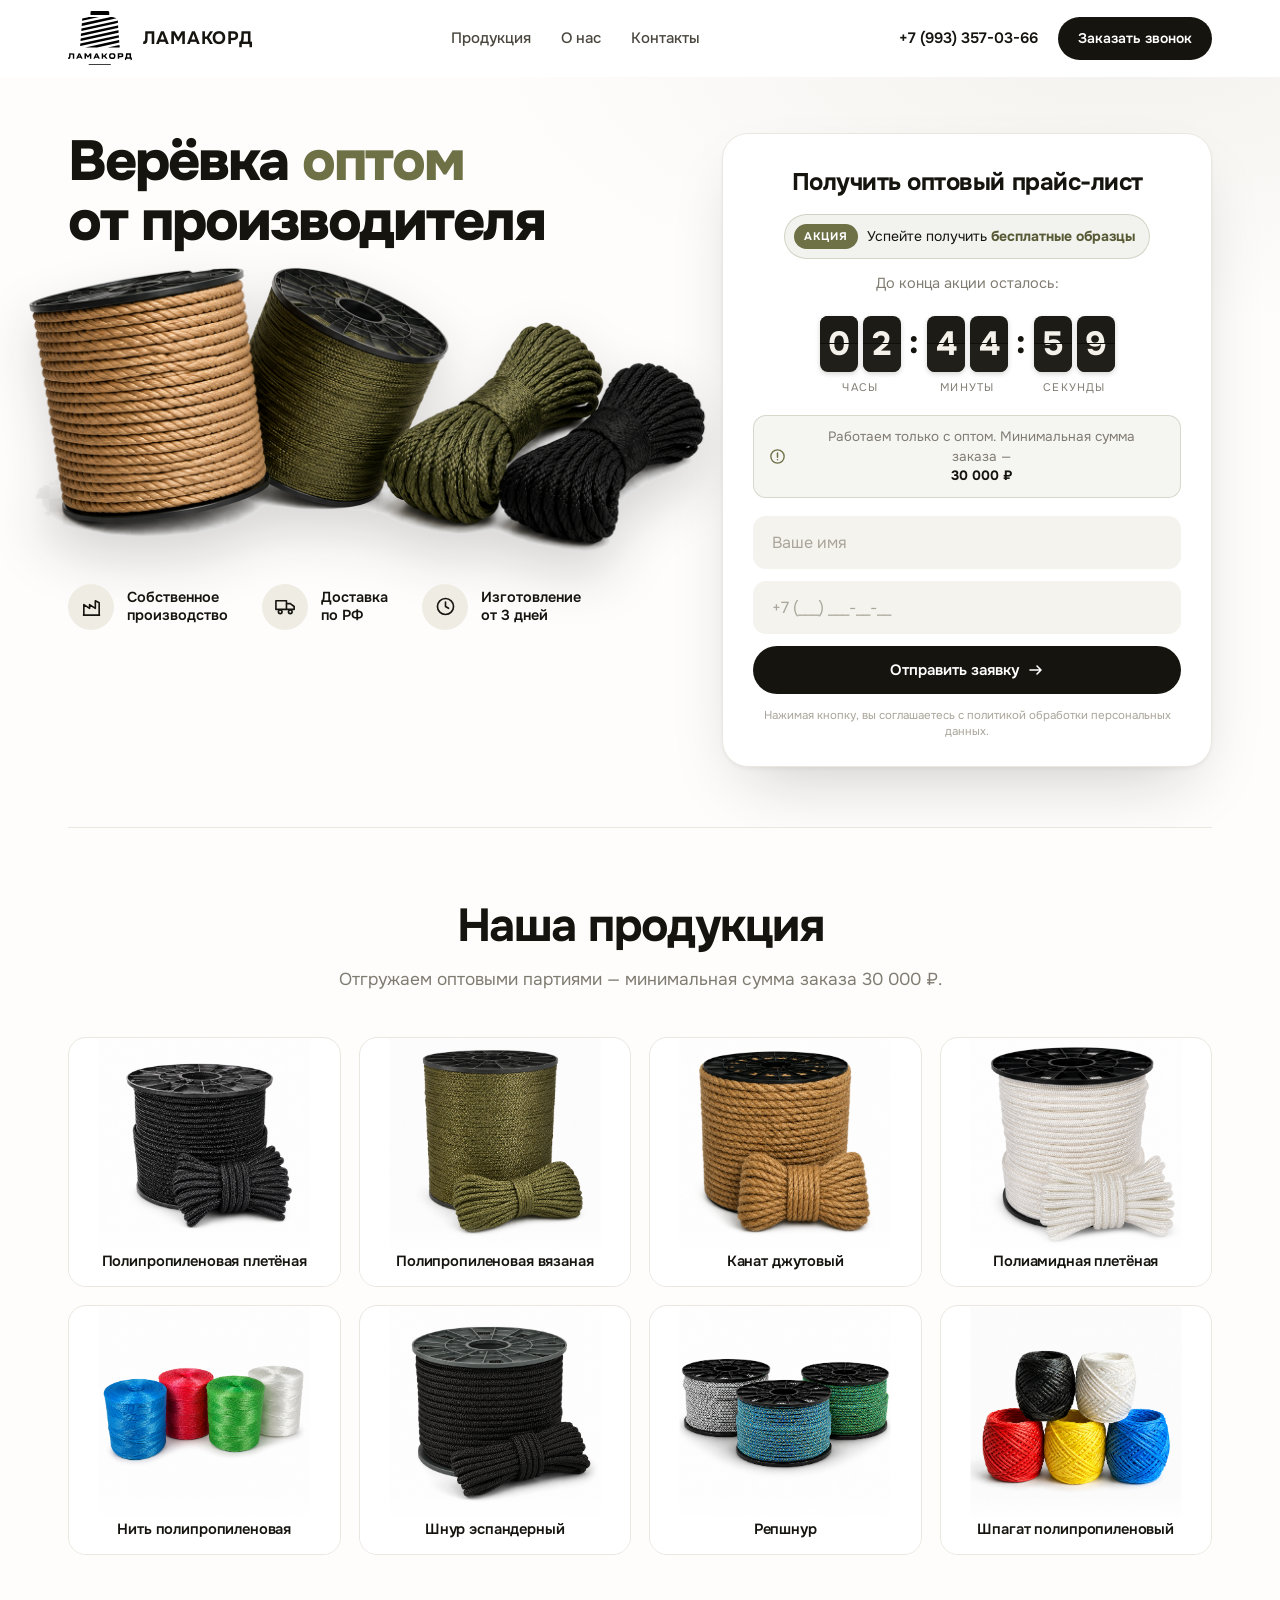
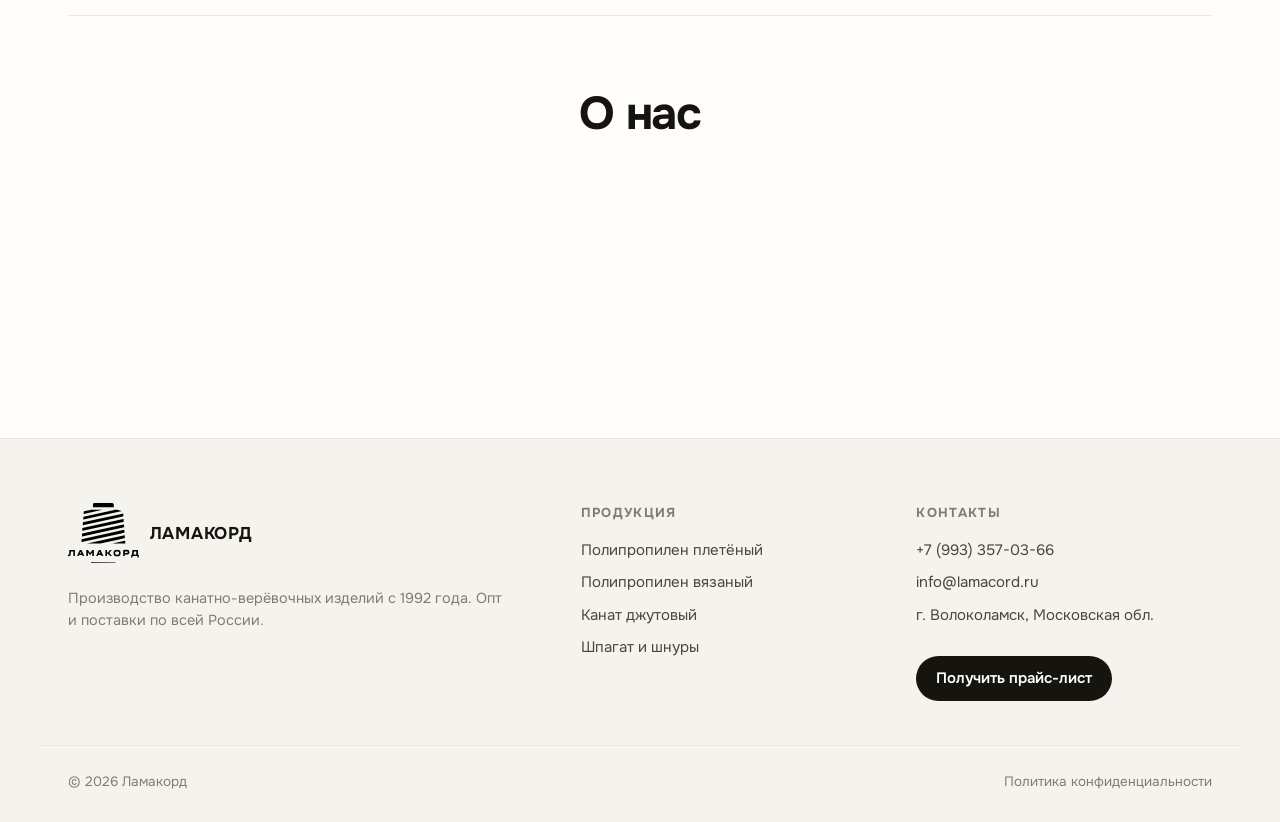
<file: index.html>
<!DOCTYPE html>
<html lang="ru">
<head>
  <meta charset="UTF-8">
  <meta name="viewport" content="width=device-width, initial-scale=1.0">
  <meta name="yandex-verification" content="9388a6205f12975c" />
  <meta name="google-site-verification" content="1ywaplh9f3z3Zx_3IdSXEaoCd6PDziOf41S8YHLSlok" />
  <title>Ламакорд — производство верёвочных изделий: верёвка и канат оптом</title>
  <meta name="description" content="Ламакорд — собственное производство верёвочных изделий с 1992 года: верёвка, канат, шпагат, шнур из полипропилена, полиамида и джута оптом. Изготовление под заказ, доставка по всей России. Купить верёвку оптом от производителя — звоните!">
  <meta name="keywords" content="верёвка оптом, купить верёвку оптом, канат оптом, производство верёвки, верёвочные изделия, полипропиленовая верёвка, полиамидная верёвка, джутовый канат, шпагат оптом, шнур оптом, верёвка от производителя, плетёная верёвка, вязаная верёвка, эспандерный шнур, репшнур, Ламакорд, lamacord">
  <link rel="canonical" href="https://lama-cord.ru/">
  <meta name="robots" content="index, follow, max-image-preview:large">
  <meta name="theme-color" content="#15140f">
  <meta name="geo.region" content="RU-MOS">
  <meta name="geo.placename" content="Волоколамск">

  <!-- Open Graph / превью в Telegram, WhatsApp, ВК, соцсетях -->
  <meta property="og:type" content="website">
  <meta property="og:site_name" content="Ламакорд">
  <meta property="og:locale" content="ru_RU">
  <meta property="og:url" content="https://lama-cord.ru/">
  <meta property="og:title" content="Ламакорд — производство верёвочных изделий оптом">
  <meta property="og:description" content="Собственное производство с 1992 года: верёвка, канат, шпагат, шнур из полипропилена, полиамида и джута оптом. Изготовление под заказ, доставка по всей России.">
  <meta property="og:image" content="https://lama-cord.ru/og-image.png?v=1">
  <meta property="og:image:width" content="1200">
  <meta property="og:image:height" content="630">
  <meta name="twitter:card" content="summary_large_image">
  <meta name="twitter:title" content="Ламакорд — производство верёвочных изделий оптом">
  <meta name="twitter:description" content="Верёвка, канат, шпагат, шнур оптом от производителя. Изготовление под заказ, доставка по России.">
  <meta name="twitter:image" content="https://lama-cord.ru/og-image.png?v=1">

  <!-- Микроразметка организации (для бренд-запроса «ламакорд») -->
  <script type="application/ld+json">
  {
    "@context": "https://schema.org",
    "@type": "Organization",
    "name": "Ламакорд",
    "alternateName": "Lamacord",
    "url": "https://lama-cord.ru/",
    "logo": "https://lama-cord.ru/apple-touch-icon.png",
    "image": "https://lama-cord.ru/og-image.png",
    "description": "Производство канатно-верёвочных изделий с 1992 года: верёвка, канат, шпагат, шнур из полипропилена, полиамида и джута оптом. Изготовление под заказ, доставка по всей России.",
    "foundingDate": "1992",
    "telephone": "+7-993-357-03-66",
    "email": "info@lamacord.ru",
    "areaServed": "RU",
    "address": {
      "@type": "PostalAddress",
      "addressLocality": "Волоколамск",
      "addressRegion": "Московская область",
      "addressCountry": "RU"
    },
    "contactPoint": {
      "@type": "ContactPoint",
      "telephone": "+7-993-357-03-66",
      "contactType": "sales",
      "areaServed": "RU",
      "availableLanguage": "Russian"
    }
  }
  </script>

  <link rel="preconnect" href="https://fonts.googleapis.com">
  <link rel="preconnect" href="https://fonts.gstatic.com" crossorigin>
  <!-- прогрев соединения с Supabase: TLS-хендшейк заранее → быстрая отправка заявки -->
  <link rel="preconnect" href="https://isjbpafvwwhjchmsadpp.supabase.co" crossorigin>
  <link rel="dns-prefetch" href="https://isjbpafvwwhjchmsadpp.supabase.co">
  <link href="https://fonts.googleapis.com/css2?family=Onest:wght@300;400;500;600;700;800&display=swap" rel="stylesheet">
  <link rel="stylesheet" href="css/styles.css">
  <link rel="icon" href="/favicon.ico?v=2" sizes="any">
  <link rel="shortcut icon" href="/favicon.ico?v=2" type="image/x-icon">
  <link rel="icon" href="/favicon.svg?v=1" type="image/svg+xml">
  <link rel="icon" href="/favicon-32.png?v=1" sizes="32x32" type="image/png">
  <link rel="icon" href="/favicon-16.png?v=1" sizes="16x16" type="image/png">
  <link rel="apple-touch-icon" href="/apple-touch-icon.png?v=1">

  <!-- Yandex.Metrika counter -->
  <script type="text/javascript">
    (function(m,e,t,r,i,k,a){m[i]=m[i]||function(){(m[i].a=m[i].a||[]).push(arguments)};
    m[i].l=1*new Date();
    for (var j = 0; j < document.scripts.length; j++) {if (document.scripts[j].src === r) { return; }}
    k=e.createElement(t),a=e.getElementsByTagName(t)[0],k.async=1,k.src=r,a.parentNode.insertBefore(k,a)})
    (window, document,'script','https://mc.yandex.ru/metrika/tag.js?id=109788202', 'ym');
    ym(109788202, 'init', {webvisor:true, clickmap:true, accurateTrackBounce:true, trackLinks:true});
  </script>
  <noscript><div><img src="https://mc.yandex.ru/watch/109788202" style="position:absolute; left:-9999px;" alt="" /></div></noscript>
  <!-- /Yandex.Metrika counter -->
</head>
<body>

  <!-- ===================== HEADER ===================== -->
  <header class="header" id="top">
    <div class="container header__inner">
      <a href="#top" class="logo" aria-label="Ламакорд">
        <img class="logo__mark" src="assets/logo.svg?v=9" alt="" aria-hidden="true">
        <span class="logo__word">ЛАМАКОРД</span>
      </a>

      <nav class="nav">
        <a href="#products">Продукция</a>
        <a href="#about">О нас</a>
        <a href="#contacts">Контакты</a>
      </nav>

      <div class="header__right">
        <a href="tel:+79933570366" class="header__phone">+7&nbsp;(993)&nbsp;357-03-66</a>
        <a href="#lead" class="btn btn--dark btn--sm">Заказать звонок</a>
      </div>
    </div>
  </header>

  <!-- ===================== HERO ===================== -->
  <section class="hero">
    <div class="hero__bg" aria-hidden="true"></div>
    <div class="container hero__grid">

      <!-- Левая колонна: текст (вылетает слева) -->
      <div class="hero__text">
        <h1 class="hero__title">
          <span class="line"><span class="fly" style="--i:0">Верёвка <span class="accent">оптом</span></span></span>
          <span class="line"><span class="fly" style="--i:1">от производителя</span></span>
        </h1>
        <img class="hero__ropes" src="assets/ropes-cut.png"
             alt="Бухты и мотки верёвки: полипропилен, джут, полиамид" loading="eager">

        <div class="hero__features fly" style="--i:2">
          <div class="feat">
            <span class="feat__ic" aria-hidden="true">
              <svg viewBox="0 0 24 24" fill="none"><path d="M3 21h18M4 21V10l6 4V10l6 4V6l4 2v13" stroke="currentColor" stroke-width="1.7" stroke-linejoin="round"/></svg>
            </span>
            <span>Собственное<br> производство</span>
          </div>
          <div class="feat">
            <span class="feat__ic" aria-hidden="true">
              <svg viewBox="0 0 24 24" fill="none"><path d="M2 6h11v9H2zM13 9h4l4 3v3h-8z" stroke="currentColor" stroke-width="1.7" stroke-linejoin="round"/><circle cx="6.5" cy="17.5" r="1.9" stroke="currentColor" stroke-width="1.7"/><circle cx="17" cy="17.5" r="1.9" stroke="currentColor" stroke-width="1.7"/></svg>
            </span>
            <span>Доставка<br> по&nbsp;РФ</span>
          </div>
          <div class="feat">
            <span class="feat__ic" aria-hidden="true">
              <svg viewBox="0 0 24 24" fill="none"><circle cx="12" cy="12" r="8.4" stroke="currentColor" stroke-width="1.7"/><path d="M12 7.4V12l3.2 1.9" stroke="currentColor" stroke-width="1.7" stroke-linecap="round" stroke-linejoin="round"/></svg>
            </span>
            <span>Изготовление<br> от&nbsp;3&nbsp;дней</span>
          </div>
        </div>
      </div>

      <!-- Правая колонна: форма заявки -->
      <div class="hero__form-col">
        <form class="lead" id="lead" novalidate>
          <div class="lead__head">
            <h2 class="lead__title">Получить оптовый прайс-лист</h2>
            <div class="lead__promo">
              <span class="lead__promo-tag">Акция</span>
              <span>Успейте получить <b>бесплатные образцы</b></span>
            </div>
            <p class="lead__sub">До&nbsp;конца акции осталось:</p>
          </div>

          <!-- Механический флип-таймер -->
          <div class="timer" id="timer" role="timer" aria-label="До конца акции">
            <div class="timer__group">
              <div class="flip" data-unit="h"></div>
              <span class="timer__cap">часы</span>
            </div>
            <span class="timer__colon">:</span>
            <div class="timer__group">
              <div class="flip" data-unit="m"></div>
              <span class="timer__cap">минуты</span>
            </div>
            <span class="timer__colon">:</span>
            <div class="timer__group">
              <div class="flip" data-unit="s"></div>
              <span class="timer__cap">секунды</span>
            </div>
          </div>

          <p class="lead__min">
            <svg viewBox="0 0 24 24" fill="none" aria-hidden="true"><circle cx="12" cy="12" r="8.4" stroke="currentColor" stroke-width="1.7"/><path d="M12 7.6v5.2M12 16.2h.01" stroke="currentColor" stroke-width="1.9" stroke-linecap="round"/></svg>
            <span>Работаем только с&nbsp;оптом. Минимальная сумма заказа&nbsp;—<br><b>30&nbsp;000&nbsp;₽</b></span>
          </p>

          <div class="lead__fields">
            <div class="field">
              <input class="input" type="text" name="name" placeholder="Ваше имя" autocomplete="name" required>
              <span class="field__err">Введите ваше имя</span>
            </div>
            <div class="field">
              <input class="input" type="tel" name="phone" placeholder="+7 (___) ___-__-__" autocomplete="tel" required>
              <span class="field__err">Введите номер телефона полностью</span>
            </div>
            <button class="btn btn--dark btn--block" type="submit">
              <span>Отправить заявку</span>
              <svg viewBox="0 0 16 16" fill="none" aria-hidden="true"><path d="M2 8h11M9 4l4 4-4 4" stroke="currentColor" stroke-width="1.6" stroke-linecap="round" stroke-linejoin="round"/></svg>
            </button>
          </div>

          <p class="lead__note">Нажимая кнопку, вы соглашаетесь с политикой обработки персональных данных.</p>
          <div class="lead__ok" hidden>
            <span class="lead__ok-ic" aria-hidden="true">
              <svg viewBox="0 0 24 24" fill="none"><path d="M5 12.5l4.3 4.3L19 7" stroke="currentColor" stroke-width="2.3" stroke-linecap="round" stroke-linejoin="round"/></svg>
            </span>
            <h3>Спасибо за&nbsp;заявку!</h3>
            <p>Мы&nbsp;получили вашу заявку. Наш менеджер свяжется с&nbsp;вами в&nbsp;ближайшее время.</p>
            <a href="tel:+79933570366" class="lead__ok-phone">+7&nbsp;(993)&nbsp;357-03-66</a>
          </div>
        </form>
      </div>

    </div>
  </section>

  <!-- ===================== PRODUCTS ===================== -->
  <section class="section" id="products">
    <div class="container">
      <div class="section__head section__head--center reveal">
        <h2 class="section__title">Наша продукция</h2>
        <p class="section__lead">Отгружаем оптовыми партиями — минимальная сумма заказа 30&nbsp;000&nbsp;₽.</p>
      </div>

      <div class="grid">
        <article class="card reveal" style="--d:0">
          <img class="card__pic" src="assets/card1.png" alt="Полипропиленовая плетёная" loading="lazy">
          <span class="card__name">Полипропиленовая плетёная</span>
        </article>

        <article class="card reveal" style="--d:1">
          <img class="card__pic" src="assets/card2.png" alt="Полипропиленовая вязаная" loading="lazy">
          <span class="card__name">Полипропиленовая вязаная</span>
        </article>

        <article class="card reveal" style="--d:2">
          <img class="card__pic" src="assets/card3.png" alt="Канат джутовый" loading="lazy">
          <span class="card__name">Канат джутовый</span>
        </article>

        <article class="card reveal" style="--d:3">
          <img class="card__pic" src="assets/card4.png" alt="Полиамидная плетёная" loading="lazy">
          <span class="card__name">Полиамидная плетёная</span>
        </article>

        <article class="card reveal" style="--d:4">
          <img class="card__pic" src="assets/card5.png" alt="Нить полипропиленовая" loading="lazy">
          <span class="card__name">Нить полипропиленовая</span>
        </article>

        <article class="card reveal" style="--d:5">
          <img class="card__pic" src="assets/card6.png" alt="Шнур эспандерный" loading="lazy">
          <span class="card__name">Шнур эспандерный</span>
        </article>

        <article class="card reveal" style="--d:6">
          <img class="card__pic" src="assets/card7.png" alt="Репшнур" loading="lazy">
          <span class="card__name">Репшнур</span>
        </article>

        <article class="card reveal" style="--d:7">
          <img class="card__pic" src="assets/card8.png" alt="Шпагат полипропиленовый" loading="lazy">
          <span class="card__name">Шпагат полипропиленовый</span>
        </article>
      </div>
    </div>
  </section>

  <!-- ===================== ABOUT ===================== -->
  <section class="section" id="about">
    <div class="container">
      <div class="section__head section__head--center reveal">
        <h2 class="section__title">О нас</h2>
      </div>
      <div class="about">
        <div class="about__card reveal" style="--d:0">
          <div class="about__head">
            <span class="about__ic" aria-hidden="true">
              <svg viewBox="0 0 24 24" fill="none"><path d="M4 7h9M17 7h3M4 12h3M11 12h9M4 17h7M15 17h5" stroke="currentColor" stroke-width="1.7" stroke-linecap="round"/><circle cx="15" cy="7" r="2.1" stroke="currentColor" stroke-width="1.7"/><circle cx="9" cy="12" r="2.1" stroke="currentColor" stroke-width="1.7"/><circle cx="13" cy="17" r="2.1" stroke="currentColor" stroke-width="1.7"/></svg>
            </span>
            <h3>Производство под любую задачу</h3>
          </div>
          <p>Изготовим под ваше&nbsp;ТЗ: материал, диаметр, цвет, разрывная нагрузка и&nbsp;намотка.</p>
        </div>
        <div class="about__card reveal" style="--d:1">
          <div class="about__head">
            <span class="about__ic" aria-hidden="true">
              <svg viewBox="0 0 24 24" fill="none"><path d="M3 21V8l9-4 9 4v13" stroke="currentColor" stroke-width="1.7" stroke-linejoin="round"/><path d="M7 21v-6h4v6M13 21v-4h5v4" stroke="currentColor" stroke-width="1.7" stroke-linejoin="round"/></svg>
            </span>
            <h3>Всегда в&nbsp;наличии</h3>
          </div>
          <p>Ходовые позиции держим на&nbsp;собственном складе&nbsp;— отгружаем сразу, без ожидания производства.</p>
        </div>
        <div class="about__card reveal" style="--d:2">
          <div class="about__head">
            <span class="about__ic" aria-hidden="true">
              <svg viewBox="0 0 24 24" fill="none"><path d="M12 3l7 3v5c0 4.6-3 7.7-7 9-4-1.3-7-4.4-7-9V6l7-3z" stroke="currentColor" stroke-width="1.7" stroke-linejoin="round"/><path d="M9 12l2 2 4-4" stroke="currentColor" stroke-width="1.7" stroke-linecap="round" stroke-linejoin="round"/></svg>
            </span>
            <h3>Гарантия качества</h3>
          </div>
          <p>Контролируем каждую партию&nbsp;— стабильное качество от&nbsp;заказа к&nbsp;заказу.</p>
        </div>
        <div class="about__card reveal" style="--d:3">
          <div class="about__head">
            <span class="about__ic" aria-hidden="true">
              <svg viewBox="0 0 24 24" fill="none"><path d="M6 3h8l4 4v14H6z" stroke="currentColor" stroke-width="1.7" stroke-linejoin="round"/><path d="M14 3v4h4" stroke="currentColor" stroke-width="1.7" stroke-linejoin="round"/><path d="M9 13h6M9 16.5h6" stroke="currentColor" stroke-width="1.7" stroke-linecap="round"/></svg>
            </span>
            <h3>Работаем по&nbsp;договору</h3>
          </div>
          <p>Полный пакет документов, работа по&nbsp;договору и&nbsp;с&nbsp;НДС&nbsp;— удобно для юрлиц и&nbsp;бухгалтерии.</p>
        </div>
      </div>
    </div>
  </section>

  <!-- ============ Полоса-CTA над подвалом (моб.) ============ -->
  <div class="endcta">
    <div class="container">
      <a href="#lead" class="btn btn--dark btn--block endcta__btn">Получить прайс-лист</a>
    </div>
  </div>

  <!-- ===================== FOOTER ===================== -->
  <footer class="footer" id="contacts">
    <div class="container footer__grid">
      <div class="footer__brand">
        <span class="logo logo--light">
          <img class="logo__mark" src="assets/logo.svg?v=9" alt="" aria-hidden="true">
          <span class="logo__word">ЛАМАКОРД</span>
        </span>
        <p>Производство канатно-верёвочных изделий с&nbsp;1992&nbsp;года. Опт и&nbsp;поставки по&nbsp;всей&nbsp;России.</p>
      </div>
      <div class="footer__col">
        <h4>Продукция</h4>
        <a href="#products">Полипропилен плетёный</a>
        <a href="#products">Полипропилен вязаный</a>
        <a href="#products">Канат джутовый</a>
        <a href="#products">Шпагат и&nbsp;шнуры</a>
      </div>
      <div class="footer__col">
        <h4>Контакты</h4>
        <a href="tel:+79933570366">+7 (993) 357-03-66</a>
        <a href="mailto:info@lamacord.ru">info@lamacord.ru</a>
        <span>г. Волоколамск, Московская обл.</span>
        <a href="#lead" class="btn btn--dark btn--sm footer__cta">Получить прайс-лист</a>
      </div>
    </div>
    <div class="container footer__bottom">
      <span>© 2026 Ламакорд</span>
      <a href="#">Политика конфиденциальности</a>
    </div>
  </footer>

  <script src="js/main.js"></script>
</body>
</html>
</file>
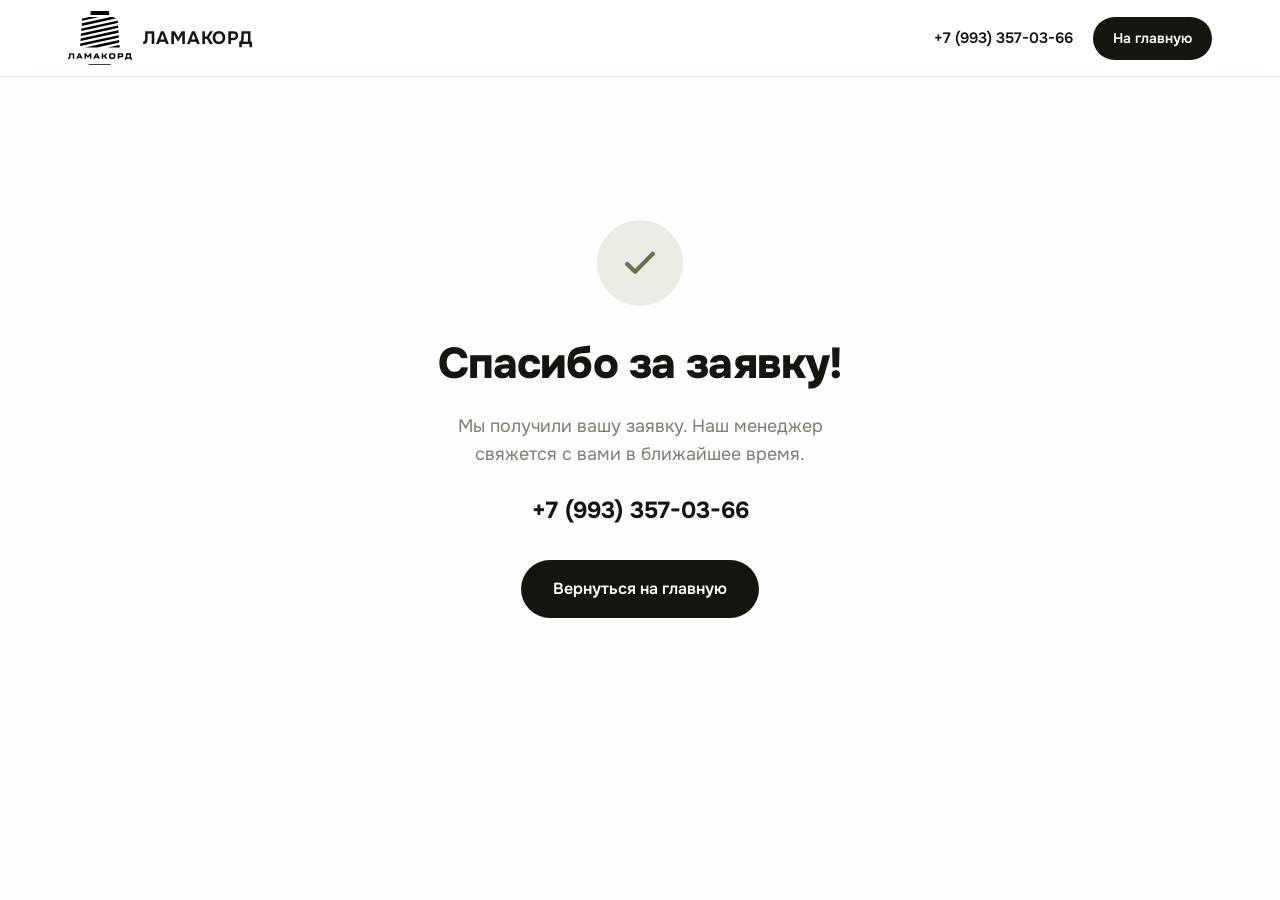
<file: spasibo/index.html>
<!DOCTYPE html>
<html lang="ru">
<head>
  <meta charset="UTF-8">
  <meta name="viewport" content="width=device-width, initial-scale=1.0">
  <title>Заявка отправлена — Ламакорд</title>
  <meta name="description" content="Спасибо за заявку. Менеджер Ламакорд свяжется с вами в ближайшее время.">
  <meta name="robots" content="noindex, follow">
  <link rel="preconnect" href="https://fonts.googleapis.com">
  <link rel="preconnect" href="https://fonts.gstatic.com" crossorigin>
  <link href="https://fonts.googleapis.com/css2?family=Onest:wght@300;400;500;600;700;800&display=swap" rel="stylesheet">
  <link rel="stylesheet" href="../css/styles.css">
  <link rel="icon" href="/favicon.svg?v=1" type="image/svg+xml">
  <link rel="icon" href="/favicon-32.png?v=1" sizes="32x32" type="image/png">
  <link rel="apple-touch-icon" href="/apple-touch-icon.png?v=1">

  <!-- Yandex.Metrika counter -->
  <script type="text/javascript">
    (function(m,e,t,r,i,k,a){m[i]=m[i]||function(){(m[i].a=m[i].a||[]).push(arguments)};
    m[i].l=1*new Date();
    for (var j = 0; j < document.scripts.length; j++) {if (document.scripts[j].src === r) { return; }}
    k=e.createElement(t),a=e.getElementsByTagName(t)[0],k.async=1,k.src=r,a.parentNode.insertBefore(k,a)})
    (window, document,'script','https://mc.yandex.ru/metrika/tag.js?id=109788202', 'ym');
    ym(109788202, 'init', {webvisor:true, clickmap:true, accurateTrackBounce:true, trackLinks:true});
  </script>
  <noscript><div><img src="https://mc.yandex.ru/watch/109788202" style="position:absolute; left:-9999px;" alt="" /></div></noscript>
  <!-- /Yandex.Metrika counter -->
</head>
<body>

  <!-- ===================== HEADER ===================== -->
  <header class="header scrolled" id="top">
    <div class="container header__inner">
      <a href="../" class="logo" aria-label="Ламакорд">
        <img class="logo__mark" src="../assets/logo.svg?v=9" alt="" aria-hidden="true">
        <span class="logo__word">ЛАМАКОРД</span>
      </a>
      <div class="header__right">
        <a href="tel:+79933570366" class="header__phone">+7&nbsp;(993)&nbsp;357-03-66</a>
        <a href="../" class="btn btn--dark btn--sm">На&nbsp;главную</a>
      </div>
    </div>
  </header>

  <!-- ===================== THANK YOU ===================== -->
  <main class="ty">
    <div class="container ty__inner">
      <span class="ty__ic" aria-hidden="true">
        <svg viewBox="0 0 24 24" fill="none"><path d="M5 12.5l4.3 4.3L19 7" stroke="currentColor" stroke-width="2.3" stroke-linecap="round" stroke-linejoin="round"/></svg>
      </span>
      <h1 class="ty__title">Спасибо за&nbsp;заявку!</h1>
      <p class="ty__text">Мы&nbsp;получили вашу заявку. Наш менеджер свяжется с&nbsp;вами в&nbsp;ближайшее время.</p>
      <a href="tel:+79933570366" class="ty__phone">+7&nbsp;(993)&nbsp;357-03-66</a>
      <a href="../" class="btn btn--dark btn--lg ty__back">Вернуться на&nbsp;главную</a>
    </div>
  </main>

</body>
</html>
</file>
<file: css/styles.css>
/* ============================================================
   ЛАМАКОРД — лендинг. Рафинированный минимализм, шрифт Onest.
   ============================================================ */

:root {
  --bg:        #fefdfc;   /* тёплый почти-белый (под фото верёвок) */
  --bg-soft:   #f5f3ee;   /* тёплая панель секций */
  --ink:       #15140f;   /* почти-чёрный тёплый */
  --ink-2:     #4a473f;
  --ink-soft:  #807c72;   /* приглушённый текст */
  --line:      #e9e7df;   /* волосяные линии */
  --accent:    #6e7045;   /* хаки */
  --accent-d:  #585a36;
  --olive:     #6e7150;
  --jute:      #c8a16a;
  --shadow:    0 1px 2px rgba(21,20,15,.04), 0 12px 40px -12px rgba(21,20,15,.12);
  --shadow-lg: 0 2px 4px rgba(21,20,15,.05), 0 30px 70px -24px rgba(21,20,15,.22);
  --r:   18px;
  --r-lg: 26px;
  --maxw: 1200px;
}

* { box-sizing: border-box; margin: 0; padding: 0; }

html { scroll-behavior: smooth; -webkit-text-size-adjust: 100%; }

body {
  font-family: 'Onest', system-ui, sans-serif;
  background: var(--bg);
  color: var(--ink);
  font-size: 17px;
  line-height: 1.5;
  -webkit-font-smoothing: antialiased;
  text-rendering: optimizeLegibility;
  overflow-x: hidden;
}

img, svg { display: block; max-width: 100%; }
a { color: inherit; text-decoration: none; }

.container {
  width: 100%;
  max-width: var(--maxw);
  margin-inline: auto;
  padding-inline: 28px;
}

.eyebrow {
  display: inline-block;
  font-size: 13px;
  font-weight: 600;
  letter-spacing: .14em;
  text-transform: uppercase;
  color: var(--accent);
}

/* ---------------- Buttons ---------------- */
.btn {
  --bg-btn: var(--ink);
  display: inline-flex;
  align-items: center;
  justify-content: center;
  gap: 9px;
  font-family: inherit;
  font-size: 15px;
  font-weight: 600;
  color: #fff;
  background: var(--bg-btn);
  border: none;
  border-radius: 999px;
  padding: 14px 24px;
  cursor: pointer;
  white-space: nowrap;
  transition: transform .25s cubic-bezier(.2,.7,.2,1), background .25s, box-shadow .25s;
}
.btn svg { width: 16px; height: 16px; transition: transform .25s; }
.btn:hover { transform: translateY(-2px); box-shadow: 0 14px 26px -10px rgba(21,20,15,.45); }
.btn:hover svg { transform: translateX(3px); }
.btn:active { transform: translateY(0); }
.btn--sm { padding: 11px 20px; font-size: 14px; }
.btn--lg { padding: 17px 32px; font-size: 16px; }
.btn--block { width: 100%; }
.btn--dark { background: var(--ink); }
.btn--accent { background: var(--accent); }
.btn--accent:hover { background: var(--accent-d); }

/* ---------------- Header ---------------- */
.header {
  position: sticky;
  top: 0;
  z-index: 50;
  background: rgba(255,255,255,.78);
  backdrop-filter: saturate(140%) blur(14px);
  border-bottom: 1px solid transparent;
  transition: border-color .3s, background .3s;
}
.header.scrolled { border-bottom-color: var(--line); }
.header__inner {
  display: flex;
  align-items: center;
  justify-content: space-between;
  height: 76px;
  gap: 28px;
}
.logo {
  display: inline-flex;
  align-items: center;
  gap: 11px;
  font-weight: 700;
  letter-spacing: .04em;
  font-size: 18px;
}
.logo__mark {
  height: 54px;
  width: auto;
  display: block;
}
.logo__word { line-height: 1; }

.nav { display: flex; gap: 30px; }
.nav a {
  font-size: 15px;
  font-weight: 500;
  color: var(--ink-2);
  position: relative;
  transition: color .2s;
}
.nav a::after {
  content: ''; position: absolute; left: 0; bottom: -5px;
  width: 100%; height: 1.5px; background: var(--accent);
  transform: scaleX(0); transform-origin: left; transition: transform .28s;
}
.nav a:hover { color: var(--ink); }
.nav a:hover::after { transform: scaleX(1); }

.header__right { display: flex; align-items: center; gap: 20px; }
.header__phone { font-weight: 600; font-size: 15px; white-space: nowrap; }

/* ---------------- Hero ---------------- */
.hero { position: relative; padding: 56px 0 60px; overflow: hidden; }
.hero__bg {
  position: absolute; inset: 0; z-index: -1;
  background: radial-gradient(90% 70% at 88% -5%, rgba(110,112,69,.08), transparent 55%);
}
.hero__grid {
  display: grid;
  grid-template-columns: 1.1fr .9fr;
  gap: 56px;
  align-items: stretch;
}
.hero__text { display: flex; flex-direction: column; }

.hero__title {
  font-size: clamp(2.3rem, 4.4vw, 3.9rem);
  line-height: 1.0;
  font-weight: 800;
  letter-spacing: -.035em;
  margin: 0 0 4px;
  white-space: nowrap;
}
.hero__title .line { display: block; overflow: hidden; padding-bottom: .06em; }
.hero__title .accent { color: var(--accent); }
.hero__sub {
  font-size: clamp(1.02rem, 1.4vw, 1.2rem);
  color: var(--ink-soft);
  max-width: 28em;
  line-height: 1.5;
}

/* строка преимуществ с иконками */
.hero__features {
  display: flex;
  gap: 34px;
  margin-top: 26px;
  flex-wrap: wrap;
}
.hero__features.fly { display: flex; }   /* .fly иначе делает inline-block */
.feat {
  display: flex;
  align-items: center;
  gap: 13px;
  font-size: 14.5px;
  font-weight: 600;
  line-height: 1.22;
}
.feat__ic {
  width: 46px; height: 46px;
  flex: none;
  border-radius: 50%;
  background: #efece4;
  display: grid; place-items: center;
  color: var(--ink);
}
.feat__ic svg { width: 23px; height: 23px; }

/* фото мотков верёвки — выезжает снизу-слева */
.hero__ropes {
  width: 115%;
  max-width: none;
  height: auto;
  margin-top: 6px;
  margin-left: -7.5%;
  align-self: flex-start;
  filter: drop-shadow(0 24px 26px rgba(21,20,15,.16));
  opacity: 0;
  transform: translate(-34px, 52px) scale(.94);
  animation: ropesIn 1.15s cubic-bezier(.16,.84,.26,1) .5s forwards;
}
@keyframes ropesIn { to { opacity: 1; transform: translate(0,0) scale(1); } }

.hero__stats {
  display: flex;
  gap: 38px;
  margin-top: 38px;
  flex-wrap: wrap;
}
.hero__stats.fly { display: flex; }   /* .fly иначе делает inline-block и ломает строку */
.stat { display: flex; flex-direction: column; gap: 2px; }
.stat__num { font-size: 1.9rem; font-weight: 700; letter-spacing: -.02em; }
.stat__cap { font-size: 13.5px; color: var(--ink-soft); max-width: 11em; line-height: 1.3; }

/* ---------------- Lead form ---------------- */
.hero__form-col { position: relative; }
.lead {
  background: #fff;
  border: 1px solid var(--line);
  border-radius: var(--r-lg);
  padding: 30px 30px 26px;
  box-shadow: var(--shadow-lg);
  position: relative;
  /* при переходе по якорю #lead учитываем липкую шапку (76px) — видна вся форма */
  scroll-margin-top: 104px;
}
.lead__head { text-align: center; }
.lead__title { font-size: 1.5rem; font-weight: 700; letter-spacing: -.02em; }
.lead__promo {
  display: inline-flex;
  align-items: center;
  gap: 9px;
  margin-top: 14px;
  padding: 9px 14px 9px 9px;
  background: rgba(110,112,69,.09);
  border: 1px solid rgba(110,112,69,.24);
  border-radius: 999px;
  font-size: 14px;
  color: var(--ink);
}
.lead__promo-tag {
  background: var(--accent);
  color: #fff;
  font-size: 11px;
  font-weight: 700;
  letter-spacing: .08em;
  text-transform: uppercase;
  padding: 4px 10px;
  border-radius: 999px;
}
.lead__promo b { color: var(--accent-d); font-weight: 700; }
.lead__sub { font-size: 14.5px; color: var(--ink-soft); margin-top: 14px; line-height: 1.45; }

/* Условие минимального заказа — отсекает розничные заявки до отправки формы */
.lead__min {
  display: flex;
  align-items: center;
  justify-content: center;
  gap: 9px;
  margin-top: 20px;
  padding: 11px 14px;
  background: rgba(110,112,69,.07);
  border: 1px solid rgba(110,112,69,.22);
  border-radius: 13px;
  font-size: 13.5px;
  line-height: 1.45;
  color: var(--ink-soft);
  text-align: center;
}
.lead__min svg { width: 19px; height: 19px; flex: none; color: var(--accent); }
.lead__min b { color: var(--ink); font-weight: 700; white-space: nowrap; }

.lead__fields { display: flex; flex-direction: column; gap: 12px; margin-top: 18px; }
.input {
  font-family: inherit;
  font-size: 16px;
  color: var(--ink);
  background: var(--bg-soft);
  border: 1px solid transparent;
  border-radius: 13px;
  padding: 15px 18px;
  width: 100%;
  transition: border-color .2s, background .2s;
}
.input::placeholder { color: #a9a59a; }
.input:focus { outline: none; background: #fff; border-color: var(--accent); }

/* обязательные поля: подсветка ошибки */
.field { display: flex; flex-direction: column; align-items: stretch; }
.field__err {
  display: none;
  color: #d6433b;
  font-size: 13px;
  font-weight: 500;
  margin-top: 7px;
  padding-left: 4px;
  text-align: left;
}
.field.is-invalid .input { border-color: #d6433b; background: #fff; }
.field.is-invalid .field__err { display: block; }

.lead__note { font-size: 11.5px; color: #a9a59a; text-align: center; margin-top: 14px; line-height: 1.4; }
.lead__ok {
  text-align: center;
  padding: 26px 6px 10px;
  animation: okIn .5s cubic-bezier(.2,.7,.2,1) both;
}
.lead__ok-ic {
  width: 66px; height: 66px; margin: 0 auto 20px;
  display: grid; place-items: center;
  border-radius: 50%;
  background: rgba(110,112,69,.12);
  color: var(--accent);
  animation: okPop .5s cubic-bezier(.2,1.4,.4,1) .1s both;
}
.lead__ok-ic svg { width: 33px; height: 33px; }
.lead__ok h3 { font-size: 1.5rem; font-weight: 700; letter-spacing: -.02em; }
.lead__ok p { color: var(--ink-soft); margin-top: 12px; font-size: 1rem; line-height: 1.55; max-width: 30ch; margin-inline: auto; }
.lead__ok-phone { display: inline-block; margin-top: 20px; font-weight: 700; font-size: 1.2rem; color: var(--ink); transition: color .2s; }
.lead__ok-phone:hover { color: var(--accent); }
@keyframes okIn { from { opacity: 0; transform: translateY(10px); } }
@keyframes okPop { from { opacity: 0; transform: scale(.5); } }

/* ---------------- Отдельная страница «Спасибо» (/spasibo/) ---------------- */
.ty { min-height: 76vh; display: grid; place-items: center; text-align: center; padding: 60px 0; }
.ty__inner { display: flex; flex-direction: column; align-items: center; }
.ty__ic {
  width: 86px; height: 86px; border-radius: 50%;
  background: rgba(110,112,69,.12); color: var(--accent);
  display: grid; place-items: center; margin-bottom: 26px;
  animation: okPop .5s cubic-bezier(.2,1.4,.4,1) both;
}
.ty__ic svg { width: 44px; height: 44px; }
.ty__title { font-size: clamp(1.9rem, 4vw, 2.7rem); font-weight: 800; letter-spacing: -.02em; }
.ty__text { color: var(--ink-soft); margin-top: 16px; font-size: 1.12rem; line-height: 1.55; max-width: 34ch; }
.ty__phone { margin-top: 24px; font-weight: 700; font-size: 1.45rem; color: var(--ink); transition: color .2s; }
.ty__phone:hover { color: var(--accent); }
.ty__back { margin-top: 32px; }

/* ---------------- Flip timer ---------------- */
.timer {
  display: flex;
  align-items: flex-start;
  justify-content: center;
  gap: 8px;
  margin-top: 22px;
  user-select: none;
}
.timer__group { display: flex; flex-direction: column; align-items: center; gap: 7px; }
.timer__cap { font-size: 11px; letter-spacing: .1em; text-transform: uppercase; color: var(--ink-soft); }
.timer__colon { font-size: 2.1rem; font-weight: 700; color: var(--ink); line-height: 1.55; align-self: flex-start; }

.flip { display: flex; gap: 5px; }

/* отдельная цифра-«барабан» */
.flip-digit {
  position: relative;
  width: 38px;
  height: 56px;
  font-size: 2.1rem;
  font-weight: 700;
  border-radius: 8px;
  color: #f4f1ea;
  perspective: 260px;
  box-shadow: 0 2px 5px rgba(21,20,15,.18);
}
.flip-digit > div {
  position: absolute;
  left: 0; right: 0;
  height: 28px;
  overflow: hidden;
  background: #1c1b16;
  backface-visibility: hidden;
}
.flip-digit > div span {
  display: block;
  height: 56px;
  line-height: 56px;
  text-align: center;
}
.flip-digit .upper {
  top: 0;
  border-radius: 8px 8px 0 0;
  border-bottom: 1px solid rgba(0,0,0,.45);
}
.flip-digit .lower {
  bottom: 0;
  border-radius: 0 0 8px 8px;
  background: #211f19;
}
.flip-digit .lower span { margin-top: -28px; }
.flip-digit .fold-upper {
  top: 0;
  border-radius: 8px 8px 0 0;
  border-bottom: 1px solid rgba(0,0,0,.45);
  transform-origin: bottom;
  z-index: 3;
  background: #1c1b16;
}
.flip-digit .fold-lower {
  bottom: 0;
  border-radius: 0 0 8px 8px;
  transform-origin: top;
  transform: rotateX(90deg);
  z-index: 3;
  background: #211f19;
}
.flip-digit .fold-lower span { margin-top: -28px; }
.flip-digit.go .fold-upper { animation: foldUp .5s cubic-bezier(.4,0,.3,1) forwards; }
.flip-digit.go .fold-lower { animation: foldDown .5s cubic-bezier(.4,0,.3,1) .5s forwards; }
@keyframes foldUp   { to { transform: rotateX(-90deg); } }
@keyframes foldDown { to { transform: rotateX(0deg); } }

/* ---------------- Sections ---------------- */
.section { padding: 60px 0; position: relative; }
/* Разделитель сверху — по ширине контейнера (как ряд блоков), не на всю ширину */
.section::before {
  content: '';
  position: absolute; top: 0; left: 50%; transform: translateX(-50%);
  width: calc(100% - 56px);
  max-width: calc(var(--maxw) - 56px);
  border-top: 1px solid var(--line);
}
.section--soft { background: var(--bg-soft); }
.section__head { max-width: 640px; margin-bottom: 52px; }
.section__head--center { max-width: none; text-align: center; margin-bottom: 44px; }
.section__title {
  font-size: clamp(1.9rem, 3.6vw, 2.9rem);
  font-weight: 700;
  letter-spacing: -.025em;
  line-height: 1.08;
  margin-top: 14px;
}
.section__lead { color: var(--ink-soft); margin-top: 16px; font-size: 1.08rem; }

/* ---------------- Product grid (4 в ряд, подпись внутри) ---------------- */
.grid {
  display: flex;
  flex-wrap: wrap;
  justify-content: center;
  gap: 18px;
  max-width: 1160px;
  margin-inline: auto;
}
.card {
  position: relative;
  width: calc((100% - 3 * 18px) / 4);
  height: 250px;
  background: #fff;
  border: 1px solid var(--line);
  border-radius: var(--r);
  overflow: hidden;
  transition: box-shadow .3s, border-color .3s;
}
.card:hover { box-shadow: var(--shadow-lg); border-color: transparent; }
.card__pic {
  position: absolute;
  left: 50%; top: 43%;
  transform: translate(-50%, -50%);
  max-width: 95%;
  max-height: 85%;
  width: auto;
  object-fit: contain;
  /* тень — родная на фото (сток), CSS-тень не добавляем */
}
.card__name {
  position: absolute;
  left: 0; right: 0; bottom: 0;
  padding: 26px 12px 15px;
  text-align: center;
  font-size: .92rem;
  font-weight: 600;
  letter-spacing: -.01em;
  line-height: 1.25;
  color: var(--ink);
  background: linear-gradient(transparent, #fff 48%);
  transition: transform .35s cubic-bezier(.2,.7,.2,1);
  transform-origin: center bottom;
}
.card:hover .card__name { transform: scale(1.06); }

/* ---------------- About ---------------- */
.section__head--center .section__lead { margin-inline: auto; }
.about { display: grid; grid-template-columns: repeat(4, 1fr); gap: 20px; }
.about__card {
  background: #fff;
  border: 1px solid var(--line);
  border-radius: var(--r-lg);
  padding: 24px 22px 26px;
  display: flex;
  flex-direction: column;
  align-items: center;
  text-align: center;
  transition: transform .3s cubic-bezier(.2,.7,.2,1), box-shadow .3s, border-color .3s;
}
.about__card:hover { transform: translateY(-6px); box-shadow: var(--shadow-lg); border-color: transparent; }
.about__head { display: flex; align-items: center; justify-content: center; gap: 12px; margin-bottom: 12px; }
.about__ic {
  flex: none;
  width: 44px; height: 44px;
  border-radius: 13px;
  background: rgba(110,112,69,.1);
  color: var(--accent);
  display: grid; place-items: center;
}
.about__ic svg { width: 23px; height: 23px; }
.about__card h3 { font-size: 1.18rem; font-weight: 600; letter-spacing: -.01em; line-height: 1.2; }
.about__card p { color: var(--ink-soft); font-size: 14px; line-height: 1.55; max-width: 26ch; }

/* ---------------- Reviews ---------------- */
.reviews__head {
  display: flex;
  align-items: flex-end;
  justify-content: space-between;
  gap: 24px;
  margin-bottom: 38px;
}
.reviews__nav { display: flex; gap: 10px; flex: none; }
.rev-btn {
  width: 50px; height: 50px;
  border-radius: 50%;
  border: 1px solid var(--line);
  background: #fff;
  color: var(--ink);
  display: grid; place-items: center;
  cursor: pointer;
  transition: background .25s, color .25s, border-color .25s, transform .2s;
}
.rev-btn svg { width: 20px; height: 20px; }
.rev-btn:hover { background: var(--ink); color: #fff; border-color: var(--ink); }
.rev-btn:active { transform: scale(.94); }

.reviews__track {
  display: flex;
  gap: 22px;
  overflow-x: auto;
  scroll-snap-type: x mandatory;
  scroll-behavior: smooth;
  padding: 4px 4px 12px;
  margin: -4px -4px 0;
  scrollbar-width: none;
}
.reviews__track::-webkit-scrollbar { display: none; }
.review {
  flex: 0 0 calc((100% - 2 * 22px) / 3);
  scroll-snap-align: start;
  background: #fff;
  border: 1px solid var(--line);
  border-radius: var(--r-lg);
  padding: 28px 28px 26px;
  display: flex;
  flex-direction: column;
}
.review__stars { color: #e2a534; font-size: 1.05rem; letter-spacing: 2px; }
.review__text {
  color: var(--ink-2);
  font-size: 15px;
  line-height: 1.6;
  margin: 14px 0 22px;
  flex: 1;
}
.review__author { display: flex; align-items: center; gap: 12px; }
.review__avatar {
  width: 46px; height: 46px;
  flex: none;
  border-radius: 50%;
  background: var(--accent);
  color: #fff;
  display: grid; place-items: center;
  font-weight: 700;
  font-size: 15px;
}
.review__author strong { display: block; font-size: 15px; font-weight: 600; }
.review__author span { font-size: 13px; color: var(--ink-soft); }

/* ---------------- Кнопка-CTA в подвале ---------------- */
.footer__col a.footer__cta {
  display: inline-flex;
  color: #fff;
  margin-top: 20px;
  margin-bottom: 0;
}
.footer__col a.footer__cta:hover { color: #fff; }

/* ---------------- Полоса-CTA над подвалом (только моб.) ---------------- */
.endcta { display: none; }

/* ---------------- Footer ---------------- */
.footer { background: var(--bg-soft); padding: 64px 0 30px; border-top: 1px solid var(--line); }
.footer__grid {
  display: grid;
  grid-template-columns: 1.6fr 1fr 1fr;
  gap: 40px;
  padding-bottom: 44px;
}
.logo--light { font-size: 17px; }
.logo--light .logo__mark { height: 60px; }
.footer__brand p { color: var(--ink-soft); font-size: 14.5px; margin-top: 16px; max-width: 32em; line-height: 1.55; }
.footer__col h4 { font-size: 13px; letter-spacing: .1em; text-transform: uppercase; color: var(--ink-soft); margin-bottom: 16px; }
.footer__col a, .footer__col span { display: block; font-size: 15px; color: var(--ink-2); margin-bottom: 10px; transition: color .2s; }
.footer__col a:hover { color: var(--accent); }
.footer__bottom {
  display: flex; justify-content: space-between; align-items: center;
  padding-top: 26px; border-top: 1px solid var(--line);
  font-size: 13.5px; color: var(--ink-soft);
}
.footer__bottom a:hover { color: var(--accent); }

/* ============================================================
   Анимации: вылет слева + reveal на скролле
   ============================================================ */
.fly {
  display: inline-block;
  opacity: 0;
  transform: translateX(-44px);
  animation: flyIn .85s cubic-bezier(.16,.84,.3,1) forwards;
  animation-delay: calc(var(--i) * .11s + .15s);
}
@keyframes flyIn { to { opacity: 1; transform: translateX(0); } }

.hero__form-col {
  opacity: 0;
  transform: translateX(48px);
  animation: flyInR .9s cubic-bezier(.16,.84,.3,1) forwards;
  animation-delay: .42s;
}
@keyframes flyInR { to { opacity: 1; transform: translateX(0); } }

.reveal {
  opacity: 0;
  transform: translateX(-40px);
  transition: opacity .8s cubic-bezier(.16,.84,.3,1), transform .8s cubic-bezier(.16,.84,.3,1);
  transition-delay: calc(var(--d, 0) * .08s);
}
.reveal.in { opacity: 1; transform: translateX(0); }

@media (prefers-reduced-motion: reduce) {
  .fly, .hero__form-col, .reveal, .hero__ropes { animation: none !important; opacity: 1 !important; transform: none !important; }
  .flip-digit.go .fold-upper, .flip-digit.go .fold-lower { animation: none !important; }
}

/* ============================================================
   Адаптив
   ============================================================ */
@media (max-width: 980px) {
  .hero__grid { grid-template-columns: 1fr; gap: 44px; }
  .hero { padding-top: 44px; }
  .hero__ropes { width: 100%; margin-left: 0; }
  .nav { display: none; }
  .card { width: calc((100% - 2 * 18px) / 3); }
  .about { grid-template-columns: repeat(2, 1fr); }
  .review { flex-basis: calc((100% - 22px) / 2); }
  .footer__grid { grid-template-columns: 1fr 1fr; }
  .footer__brand { grid-column: 1 / -1; }
}

@media (max-width: 600px) {
  body { font-size: 16px; }
  .container { padding-inline: 18px; }
  .header__phone { display: none; }
  .header__inner { height: 66px; }
  .logo__mark { height: 46px; }
  /* --- Герой на телефоне: заголовок по центру --- */
  .hero { padding-top: 18px; }
  .hero__grid { gap: 16px; }
  .hero__text { align-items: center; text-align: center; }
  .hero__title { white-space: normal; font-size: clamp(2.1rem, 9vw, 2.8rem); margin-bottom: 4px; }
  /* фото мотков — полноразмерное (как раньше), не уменьшаем */
  .hero__ropes { width: 100%; max-width: 100%; max-height: none; margin: 6px auto 0; }
  /* три преимущества — в ОДНУ строку, раздвинуты по ширине: иконка сверху, текст под ней */
  .hero__features {
    flex-direction: row;
    flex-wrap: nowrap;
    justify-content: space-between;   /* крайние к краям, средняя по центру */
    align-items: flex-start;
    gap: 6px;
    margin-top: 16px;
    margin-left: -10px;               /* выходим за паддинг контейнера → крайние ближе к краям */
    margin-right: -10px;
  }
  .feat {
    flex: 0 1 auto;
    min-width: 0;
    max-width: 31%;
    flex-direction: column;
    align-items: center;
    text-align: center;
    gap: 7px;
    font-size: 12.5px;
    line-height: 1.25;
  }
  .feat__ic { width: 38px; height: 38px; }
  .feat__ic svg { width: 19px; height: 19px; }
  .card { width: calc((100% - 18px) / 2); height: 190px; }
  .review { flex-basis: 86%; }
  .about { grid-template-columns: 1fr; }
  .footer__grid { grid-template-columns: 1fr 1fr; gap: 24px 20px; padding-bottom: 32px; }
  .footer__col h4 { margin-bottom: 12px; }
  /* Кнопка прайс-листа — полосой на всю ширину НАД подвалом */
  .endcta { display: block; padding: 30px 0 26px; background: #fff; }
  .endcta__btn { padding: 17px; font-size: 16px; border-radius: 14px; }
  .footer__col a.footer__cta { display: none; }
  .cta__inner { padding: 38px 28px; }
  .section { padding: 70px 0; }
  .lead { padding: 24px 20px 22px; }
  .flip-digit { width: 32px; height: 48px; font-size: 1.7rem; }
  .flip-digit > div { height: 24px; }
  .flip-digit > div span { height: 48px; line-height: 48px; }
  .flip-digit .lower span, .flip-digit .fold-lower span { margin-top: -24px; }
  .timer__colon { font-size: 1.7rem; }
}
</file>
